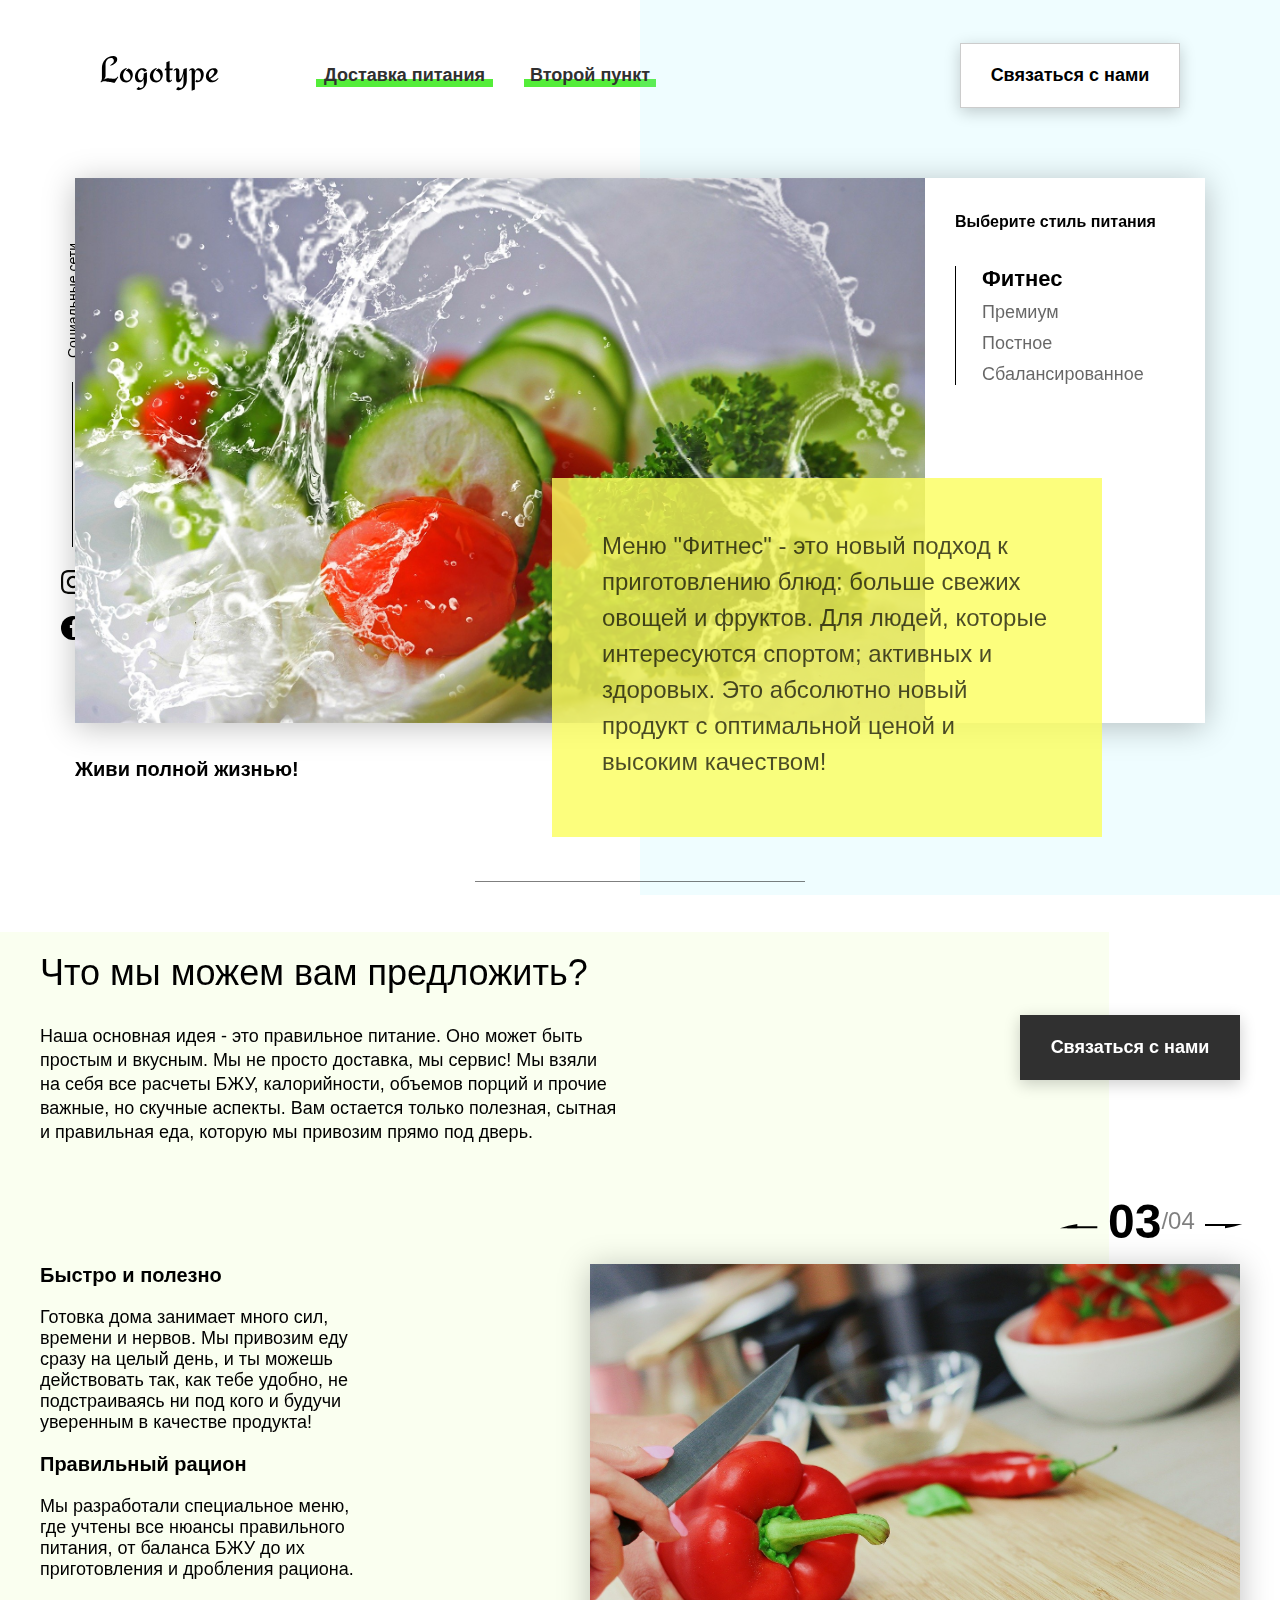
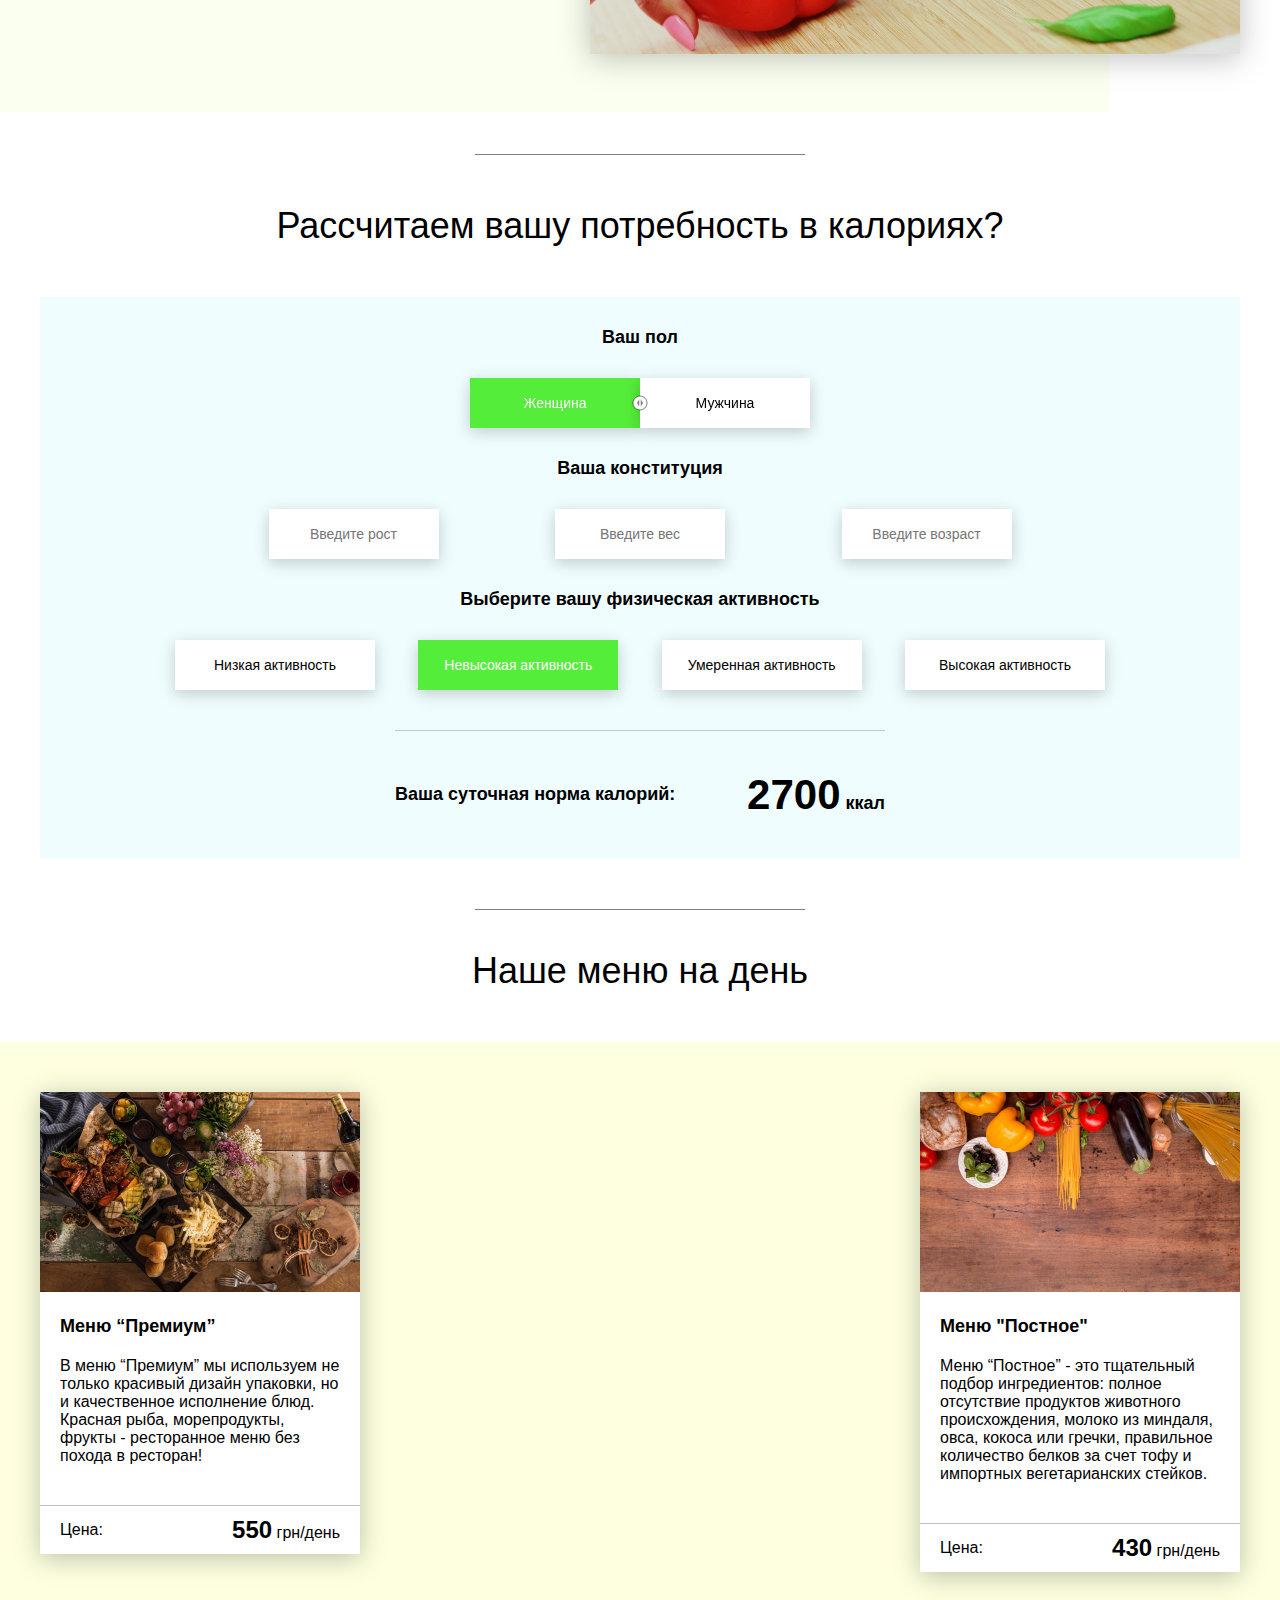
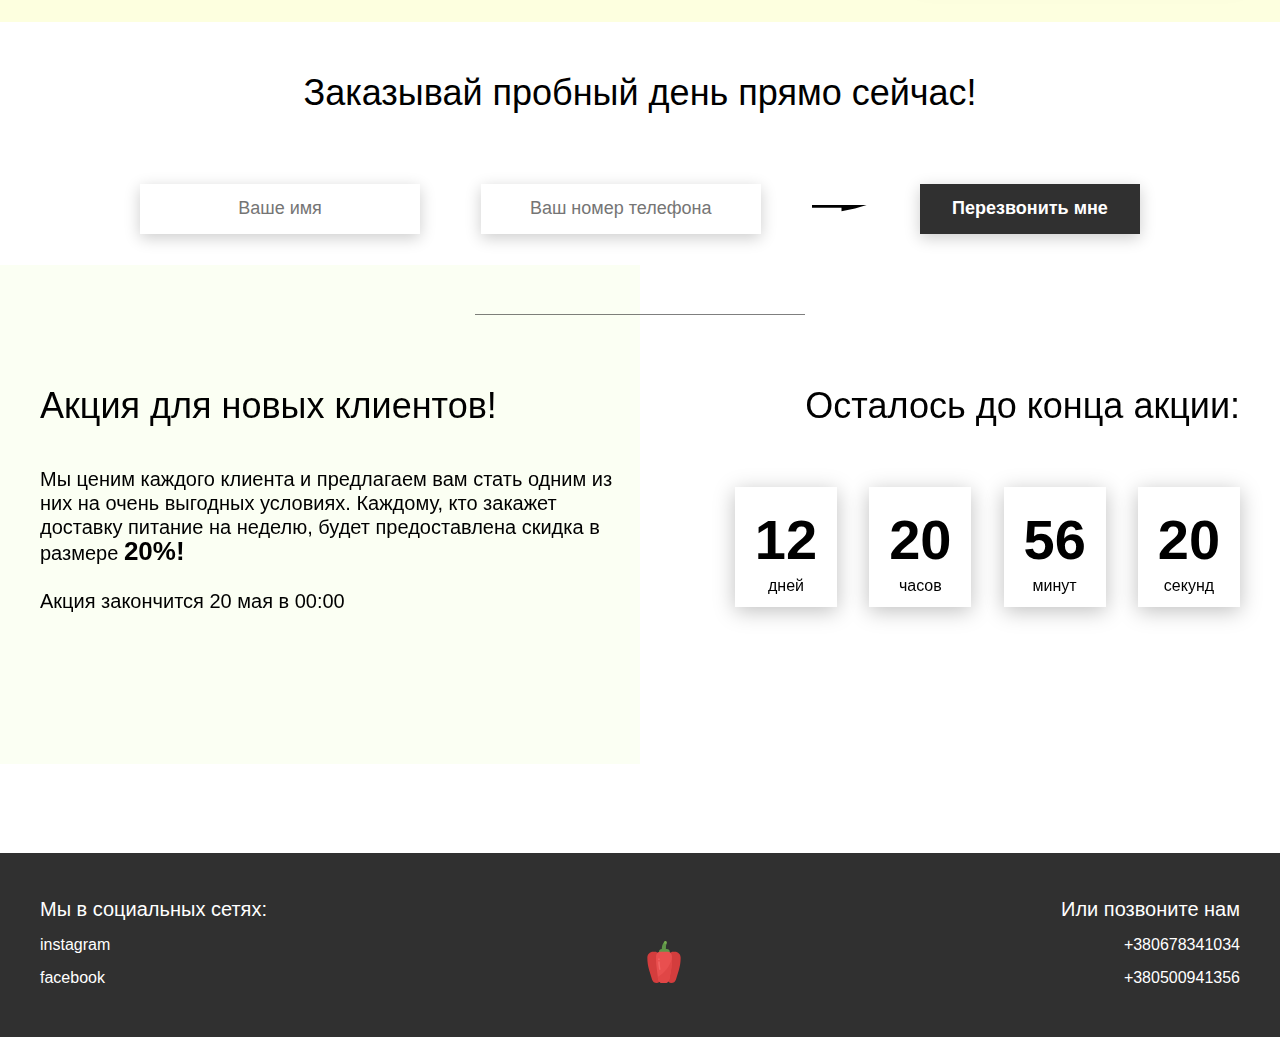
<file: dz3_islam_24_03/index.html>
<!DOCTYPE html>
<html lang="en">
<head>
	<meta charset="UTF-8">
	<meta name="viewport" content="width=device-width, initial-scale=1.0">
	<title>Food</title>
	<link rel="stylesheet" href="css/style.css">
</head>
<body>
<header class="header">
	<div class="header__left-block">
		<div class="header__logo">
			<img src="icons/logo.svg" alt="Логотип">
		</div>
		<nav class="header__links">
			<a href="#" class="header__link">Доставка питания</a>
			<a href="#" class="header__link">Второй пункт</a>
		</nav>
	</div>
	<div class="header__right-block">
		<button data-modal class="btn btn_white">Связаться с нами</button>
	</div>
</header>
<div class="sidepanel">
	<div class="sidepanel__text"><span>Социальные сети</span></div>
	<div class="sidepanel__divider"></div>
	<a href="#" class="sidepanel__icon">
		<img src="icons/instagram.svg" alt="instagram">
	</a>
	<a href="#" class="sidepanel__icon">
		<img src="icons/facebook.svg" alt="facebook">
	</a>
</div>

<div class="preview">
	<div class="bgc_blue"></div>
	<div class="container">
		<div class="tabcontainer">
			<div class="tabcontent">
				<img src="img/tabs/vegy.jpg" alt="vegy">
				<div class="tabcontent__descr">
					Меню "Фитнес" - это новый подход к приготовлению блюд: больше свежих овощей и фруктов. Для людей,
					которые интересуются спортом; активных и здоровых. Это абсолютно новый продукт с оптимальной ценой и
					высоким качеством!
				</div>
			</div>
			<div class="tabcontent">
				<img src="img/tabs/elite.jpg" alt="elite">
				<div class="tabcontent__descr">
					Меню “Премиум” - мы используем не только красивый дизайн упаковки, но и качественное исполнение
					блюд. Красная рыба, морепродукты, фрукты - ресторанное меню без похода в ресторан!
				</div>
			</div>
			<div class="tabcontent">
				<img src="img/tabs/post.jpg" alt="post">
				<div class="tabcontent__descr">
					Наше специальное “Постное меню” - это тщательный подбор ингредиентов: полное отсутствие продуктов
					животного происхождения. Полная гармония с собой и природой в каждом элементе! Все будет Ом!
				</div>
			</div>
			<div class="tabcontent">
				<img src="img/tabs/hamburger.jpg" alt="vegy">
				<div class="tabcontent__descr">
					Меню "Сбалансированное" - это соответствие вашего рациона всем научным рекомендациям. Мы тщательно
					просчитываем вашу потребность в к/б/ж/у и создаем лучшие блюда для вас.
				</div>
			</div>
			<div class="tabheader">
				<h3>Выберите стиль питания</h3>
				<div class="tabheader__items">
					<div class="tabheader__item tabheader__item_active">Фитнес</div>
					<div class="tabheader__item">Премиум</div>
					<div class="tabheader__item">Постное</div>
					<div class="tabheader__item">Сбалансированное</div>
				</div>
			</div>
		</div>
		<div class="preview__life">Живи полной жизнью!</div>
	</div>
</div>

<div class="divider"></div>

<div class="offer">
	<div class="bgc_y"></div>
	<div class="container">
		<div class="offer__text">
			<h2 class="title">Что мы можем вам предложить?</h2>
			<div class="offer__descr">
				Наша основная идея - это правильное питание. Оно может быть простым и вкусным. Мы не просто доставка, мы
				сервис! Мы взяли на себя все расчеты БЖУ, калорийности, объемов порций и прочие важные, но скучные
				аспекты. Вам остается только полезная, сытная и правильная еда, которую мы привозим прямо под дверь.
			</div>
		</div>
		<div class="offer__action">
			<button data-modal class="btn btn_dark">Связаться с нами</button>
		</div>
	</div>
	<div class="container">
		<div class="offer__advantages">
			<h2>Быстро и полезно</h2>
			<div class="offer__advantages-text">
				Готовка дома занимает много сил, времени и нервов. Мы привозим еду сразу на целый день, и ты можешь
				действовать так, как тебе удобно, не подстраиваясь ни под кого и будучи уверенным в качестве продукта!
			</div>
			<h2>Правильный рацион</h2>
			<div class="offer__advantages-text">
				Мы разработали специальное меню, где учтены все нюансы правильного питания, от баланса БЖУ до их
				приготовления и дробления рациона.
			</div>
		</div>
		<div class="offer__slider">
			<div class="offer__slider-counter">
				<div class="offer__slider-prev">
					<img src="icons/left.svg" alt="prev">
				</div>
				<span id="current">03</span>
				/
				<span id="total">04</span>
				<div class="offer__slider-next">
					<img src="icons/right.svg" alt="next">
				</div>
			</div>
			<div class="offer__slider-wrapper">
				<div class="offer__slide">
					<img src="img/slider/pepper.jpg" alt="pepper">
				</div>
				<!-- <div class="offer__slide">
					<img src="img/slider/food-12.jpg" alt="food">
				</div>
				<div class="offer__slide">
					<img src="img/slider/olive-oil.jpg" alt="oil">
				</div>
				<div class="offer__slide">
					<img src="img/slider/paprika.jpg" alt="paprika">
				</div> -->
			</div>
		</div>
	</div>
</div>

<div class="divider"></div>

<div class="calculating">
	<div class="container">
		<h2 class="title">Рассчитаем вашу потребность в калориях?
		</h2>
		<div class="calculating__field">
			<div class="calculating__subtitle">
				Ваш пол
			</div>
			<div class="calculating__choose" id="gender">
				<div class="calculating__choose-item calculating__choose-item_active">Женщина</div>
				<div class="calculating__choose-item">Мужчина</div>
			</div>

			<div class="calculating__subtitle">
				Ваша конституция
			</div>
			<div class="calculating__choose calculating__choose_medium">
				<input type="text" id="height" placeholder="Введите рост" class="calculating__choose-item">
				<input type="text" id="weight" placeholder="Введите вес" class="calculating__choose-item">
				<input type="text" id="age" placeholder="Введите возраст" class="calculating__choose-item">
			</div>

			<div class="calculating__subtitle">
				Выберите вашу физическая активность
			</div>
			<div class="calculating__choose calculating__choose_big">
				<div id="low" class="calculating__choose-item">Низкая активность</div>
				<div id="small" class="calculating__choose-item calculating__choose-item_active">Невысокая активность
				</div>
				<div id="medium" class="calculating__choose-item">Умеренная активность</div>
				<div id="high" class="calculating__choose-item">Высокая активность</div>
			</div>

			<div class="calculating__divider"></div>

			<div class="calculating__total">
				<div class="calculating__subtitle">
					Ваша суточная норма калорий:
				</div>
				<div class="calculating__result">
					<span>2700</span> ккал
				</div>
			</div>
		</div>
	</div>
</div>

<div class="divider"></div>

<div class="menu">
	<h2 class="title">Наше меню на день</h2>

	<div class="menu__field">
		<div id="cardWrapper" class="container">
			<div class="menu__item">
				<img src="img/tabs/elite.jpg" alt="elite">
				<h3 class="menu__item-subtitle">Меню “Премиум”</h3>
				<div class="menu__item-descr">В меню “Премиум” мы используем не только красивый дизайн упаковки, но и
					качественное исполнение блюд. Красная рыба, морепродукты, фрукты - ресторанное меню без похода в
					ресторан!
				</div>
				<div class="menu__item-divider"></div>
				<div class="menu__item-price">
					<div class="menu__item-cost">Цена:</div>
					<div class="menu__item-total"><span>550</span> грн/день</div>
				</div>
			</div>
			<div class="menu__item">
				<img src="img/tabs/post.jpg" alt="post">
				<h3 class="menu__item-subtitle">Меню "Постное"</h3>
				<div class="menu__item-descr">Меню “Постное” - это тщательный подбор ингредиентов: полное отсутствие
					продуктов животного происхождения, молоко из миндаля, овса, кокоса или гречки, правильное количество
					белков за счет тофу и импортных вегетарианских стейков.
				</div>
				<div class="menu__item-divider"></div>
				<div class="menu__item-price">
					<div class="menu__item-cost">Цена:</div>
					<div class="menu__item-total"><span>430</span> грн/день</div>
				</div>
			</div>
		</div>
	</div>
</div>

<div class="order">
	<div class="container">
		<div class="title">Заказывай пробный день прямо сейчас!</div>
		<form action="#" class="order__form">
			<input required placeholder="Ваше имя" name="name" type="text" class="order__input">
			<input required placeholder="Ваш номер телефона" name="phone" type="phone" class="order__input">
			<img src="icons/right.svg" alt="right">
			<button class="btn btn_dark btn_min">Перезвонить мне</button>
		</form>
	</div>
</div>

<div class="divider"></div>

<div class="promotion">
	<div class="bgc_y"></div>
	<div class="container">
		<div class="promotion__text">
			<div class="title">Акция для новых клиентов!</div>
			<div class="promotion__descr">
				Мы ценим каждого клиента и предлагаем вам стать одним из них на очень выгодных условиях.
				Каждому, кто закажет доставку питание на неделю, будет предоставлена скидка в размере <span>20%!</span>
				<br><br>
				Акция закончится 20 мая в 00:00
			</div>
		</div>
		<div class="promotion__timer">
			<div class="title">Осталось до конца акции:</div>
			<div class="timer">
				<div class="timer__block">
					<span id="days">12</span>
					дней
				</div>
				<div class="timer__block">
					<span id="hours">20</span>
					часов
				</div>
				<div class="timer__block">
					<span id="minutes">56</span>
					минут
				</div>
				<div class="timer__block">
					<span id="seconds">20</span>
					секунд
				</div>
			</div>
		</div>
	</div>
</div>

<footer class="footer">
	<div class="container">
		<div class="social">
			<div class="subtitle">Мы в социальных сетях:</div>
			<a href="#" class="link">instagram</a>
			<a href="#" class="link">facebook</a>
		</div>
		<div class="pepper">
			<img src="icons/veg.svg" alt="pepper">
		</div>
		<div class="call">
			<div class="subtitle">Или позвоните нам</div>
			<a href="#" class="link">+380678341034</a>
			<a href="#" class="link">+380500941356</a>
		</div>
	</div>
</footer>

<div class="modal">
	<div class="modal__dialog">
		<div class="modal__content">
			<form action="#">
				<div class="modal__close">&times;</div>
				<div class="modal__title">Мы свяжемся с вами как можно быстрее!</div>
				<input required placeholder="Ваше имя" name="name" type="text" class="modal__input">
				<input required placeholder="Ваш номер телефона" name="phone" type="phone" class="modal__input">
				<button class="btn btn_dark btn_min">Перезвонить мне</button>
			</form>
		</div>
	</div>
</div>
<script src="js/app.js"></script>
</body>
</html>
</file>
<file: dz3_islam_24_03/css/style.css>
* {
    box-sizing: border-box;
    margin: 0;
    padding: 0;
    font-family: Roboto, sans-serif;
}

a {
    text-decoration: none;
}

.btn {
    width: 220px;
    height: 65px;
    display: flex;
    justify-content: center;
    align-items: center;
    background-color: #fff;
    font-size: 18px;
    font-weight: 700;
    border: 1px solid rgba(0, 0, 0, 0.2);
    box-shadow: 0 4px 15px rgba(0, 0, 0, 0.2);
    cursor: pointer;
    transition: 0.3s all;
    outline: 0;
}

.btn_white {
    background-color: #fff;
}

.btn_dark {
    background-color: #303030;
    color: #fff;
    border: none;
}

.btn_min {
    height: 50px;
}

.btn:hover {
    box-shadow: 0 4px 30px rgba(0, 0, 0, 0.3);
}

.container {
    max-width: 1200px;
    margin: 0 auto;
}

.divider {
    width: 330px;
    height: 1px;
    margin: 0 auto;
    background-color: rgba(0, 0, 0, 0.5);
}

.title {
    font-size: 36px;
    font-weight: 400;
}

.header {
    display: flex;
    justify-content: space-between;
    align-items: center;
    height: 150px;
    padding: 0 100px;
}

.header__left-block {
    display: flex;
    justify-content: space-between;
    min-width: 550px;
}

.header__logo {
    max-width: 170px;
}

.header__logo img {
    width: 100%;
}

.header__links {
    display: flex;
    align-items: center;
}

.header__link {
    position: relative;
    margin-right: 45px;
    font-weight: 700;
    font-size: 18px;
    color: #303030;
}

.header__link:after {
    content: "";
    position: absolute;
    display: block;
    width: 110%;
    left: -5%;
    bottom: -1px;
    z-index: -1;
    height: 8px;
    background: #54ed39;
}

.header__link:last-child {
    margin-right: 0;
}

.sidepanel {
    position: fixed;
    left: 60px;
    top: 240px;
    height: 400px;
    width: 25px;
    display: flex;
    flex-direction: column;
    justify-content: space-between;
    align-items: center;
}

.sidepanel__text {
    width: 120px;
    height: 120px;
    font-size: 14px;
}

.sidepanel__text span {
    display: flex;
    transform: rotate(-90deg) translateX(-50px);
}

.sidepanel__divider {
    width: 1px;
    height: 165px;
    background-color: #000;
}

.sidepanel__icon {
    width: 24px;
    height: 24px;
}

.sidepanel__icon img {
    width: 100%;
}

.preview {
    padding: 28px 0 100px 0;
    position: relative;
}

.preview__life {
    font-weight: 700;
    font-size: 20px;
    margin-left: 35px;
    margin-top: 35px;
}

.bgc_blue {
    position: absolute;
    right: 0;
    top: -155px;
    width: 50vw;
    height: 900px;
    background: rgba(146, 242, 255, 0.15);
    z-index: -1;
}

.tabcontainer {
    display: flex;
    width: 1130px;
    margin: 0 auto;
    box-shadow: 0 4px 30px rgba(0, 0, 0, 0.25);
}

.tabcontent {
    width: 850px;
    position: relative;
}

.tabcontent img {
    width: 100%;
    height: 100%;
    object-fit: cover;
}

.tabcontent__descr {
    position: absolute;
    top: 300px;
    right: -177px;
    width: 550px;
    height: 359px;
    background: rgba(251, 254, 93, 0.8);
    padding: 50px;
    font-size: 24px;
    font-weight: 300;
    line-height: 36px;
    color: rgba(0, 0, 0, 0.7);
}

.tabheader {
    width: 280px;
    padding: 35px 30px;
    background-color: #fff;
}

.tabheader h3 {
    font-weight: 700;
    font-size: 16px;
}

.tabheader__items {
    margin-top: 35px;
    padding-left: 26px;
    border-left: 1px solid #000;
}

.tabheader__item {
    font-weight: 700;
    font-size: 18px;
    font-weight: 300;
    margin-top: 10px;
    color: rgba(0, 0, 0, 0.6);
    cursor: pointer;
    transition: 0.3s all;
}

.tabheader__item_active {
    color: #000;
    font-size: 22px;
    font-weight: 700;
}

.offer {
    padding: 70px 0 100px 0;
    position: relative;
}

.offer .container {
    display: flex;
    justify-content: space-between;
}

.offer .bgc_y {
    position: absolute;
    width: 1109px;
    height: 780px;
    background: rgba(243, 255, 222, 0.45);
    z-index: -1;
    top: 50px;
}

.offer__text {
    width: 580px;
}

.offer__descr {
    font-size: 18px;
    margin-top: 30px;
    font-weight: 300;
    line-height: 24px;
}

.offer__action {
    display: flex;
    align-items: center;
    justify-content: flex-end;
}

.offer__advantages {
    width: 330px;
    margin-top: 50px;
}

.offer__advantages h2 {
    font-weight: 700;
    font-size: 20px;
    margin-top: 20px;
}

.offer__advantages h2:first-child {
    margin-top: 70px;
}

.offer__advantages-text {
    margin-top: 20px;
    font-size: 18px;
    font-weight: 300;
    line-height: 21px;
}

.offer__slider {
    width: 650px;
    margin-top: 50px;
    display: flex;
    flex-direction: column;
    align-items: flex-end;
}

.offer__slider-counter {
    display: flex;
    width: 180px;
    align-items: center;
    font-size: 24px;
    color: rgba(0, 0, 0, 0.5);
}

.offer__slider-wrapper {
    width: 100%;
    margin-top: 15px;
    box-shadow: 0 4px 30px rgba(0, 0, 0, 0.25);
}

.offer__slider-prev {
    margin-right: 10px;
    cursor: pointer;
}

.offer__slider-next {
    margin-left: 10px;
    cursor: pointer;
}

.offer__slider #current {
    font-size: 48px;
    font-weight: 700;
    color: #000;
}

.offer__slide {
    width: 100%;
    height: 390px;
}

.offer__slide img {
    width: 100%;
    height: 100%;
    object-fit: cover;
}

.calculating {
    padding: 50px 0;
}

.calculating .title {
    text-align: center;
}

.calculating__field {
    width: 100%;
    margin-top: 50px;
    background: rgba(146, 242, 255, 0.15);
    padding: 30px 0 40px 0;
}

.calculating__subtitle {
    text-align: center;
    font-size: 18px;
    font-weight: 700;
    margin-top: 30px;
}

.calculating__subtitle:first-child {
    margin-top: 0;
}

.calculating #gender:after {
    content: "";
    position: absolute;
    top: 50%;
    transform: translateY(-50%);
    display: block;
    width: 16px;
    height: 16px;
    background: url(../icons/switch.svg) center center/cover no-repeat;
}

.calculating__choose {
    position: relative;
    display: flex;
    margin-top: 30px;
    justify-content: center;
}

.calculating__choose-item {
    display: flex;
    align-items: center;
    justify-content: center;
    width: 170px;
    height: 50px;
    padding: 0 10px;
    background: #fff;
    box-shadow: 0 4px 15px rgba(0, 0, 0, 0.2);
    border: none;
    text-align: center;
    font-size: 14px;
    cursor: pointer;
    outline: 0;
    transition: 0.3s all;
}

.calculating__choose-item_active {
    color: #fff;
    background-color: #54ed39;
}

.calculating__choose_medium {
    width: 743px;
    justify-content: space-between;
    margin: 30px auto 0 auto;
}

.calculating__choose_big {
    width: 930px;
    justify-content: space-between;
    margin: 30px auto 0 auto;
}

.calculating__choose_big .calculating__choose-item {
    width: 200px;
}

.calculating__divider {
    width: 490px;
    height: 1px;
    margin: 40px auto;
    background-color: rgba(0, 0, 0, 0.2);
}

.calculating__total {
    width: 490px;
    margin: 0 auto;
    display: flex;
    justify-content: space-between;
    align-items: center;
}

.calculating__result {
    font-size: 18px;
    font-weight: 700;
}

.calculating__result span {
    font-size: 42px;
}

.menu {
    padding: 40px 0 50px 0;
}

.menu .container {
    display: flex;
    justify-content: space-between;
    align-items: flex-start;
}

.menu .title {
    text-align: center;
}

.menu__field {
    margin-top: 50px;
    padding: 50px 0;
    width: 100%;
    background: rgba(249, 254, 126, 0.25);
}

.menu__item {
    width: 320px;
    min-height: 450px;
    background: #fff;
    box-shadow: 0 4px 25px rgba(0, 0, 0, 0.25);
    font-size: 16px;
    font-weight: 300;
}

.menu__item img {
    width: 100%;
    height: 200px;
    object-fit: cover;
}

.menu__item-subtitle {
    font-weight: 700;
    font-size: 18px;
    padding: 0 20px;
    margin-top: 20px;
}

.menu__item-descr {
    margin-top: 20px;
    padding: 0 20px;
}

.menu__item-divider {
    width: 100%;
    height: 1px;
    background-color: rgba(0, 0, 0, 0.25);
    margin-top: 40px;
}

.menu__item-price {
    display: flex;
    justify-content: space-between;
    align-items: center;
    padding: 10px 20px;
}

.menu__item-price span {
    font-size: 24px;
    font-weight: 700;
}

.order {
    padding-bottom: 80px;
}

.order .title {
    text-align: center;
}

.order__form {
    margin-top: 70px;
    padding: 0 100px;
    display: flex;
    justify-content: space-between;
    align-items: center;
}

.order__form img {
    transform: scale(1.5);
}

.order__input {
    width: 280px;
    height: 50px;
    background: #fff;
    box-shadow: 0 4px 15px rgba(0, 0, 0, 0.2);
    border: none;
    font-size: 18px;
    text-align: center;
    padding: 0 20px;
    outline: 0;
}

.promotion {
    padding: 70px 0 240px 0;
    position: relative;
}

.promotion .container {
    display: flex;
}

.promotion .bgc_y {
    position: absolute;
    width: 50%;
    height: 499px;
    background: rgba(243, 255, 222, 0.35);
    z-index: -1;
    top: -50px;
    left: 0;
}

.promotion__text {
    width: 50%;
}

.promotion__descr {
    margin-top: 40px;
    font-size: 20px;
    line-height: 24px;
    font-weight: 300;
}

.promotion__descr span {
    font-weight: 700;
    font-size: 26px;
}

.promotion__timer {
    width: 50%;
}

.promotion__timer .title {
    text-align: right;
}

.promotion__timer .timer {
    margin-top: 60px;
    padding-left: 95px;
    display: flex;
    justify-content: space-between;
    align-items: center;
}

.promotion__timer .timer__block {
    width: 102px;
    height: 120px;
    background: #fff;
    box-shadow: 0 4px 20px rgba(0, 0, 0, 0.25);
    font-size: 16px;
    font-weight: 300;
    text-align: center;
}

.promotion__timer .timer__block span {
    display: block;
    margin-top: 20px;
    margin-bottom: 5px;
    font-size: 56px;
    font-weight: 700;
}

.footer {
    min-height: 180px;
    background-color: #303030;
    padding: 45px 0 50px 0;
    color: #fff;
}

.footer .container {
    height: 100%;
    display: flex;
    justify-content: space-between;
    align-items: flex-end;
}

.footer .subtitle {
    font-size: 20px;
}

.footer .link {
    display: block;
    margin-top: 15px;
    font-size: 16px;
    color: #fff;
}

.footer .call {
    text-align: right;
}

.modal {
    position: fixed;
    top: 0;
    left: 0;
    z-index: 1050;
    display: none;
    width: 100%;
    height: 100%;
    overflow: hidden;
    background-color: rgba(0, 0, 0, 0.5);
}

.modal__dialog {
    max-width: 500px;
    margin: 40px auto;
}

.modal__content {
    position: relative;
    width: 100%;
    padding: 40px;
    background-color: #fff;
    border: 1px solid rgba(0, 0, 0, 0.2);
    border-radius: 4px;
    max-height: 80vh;
    overflow-y: auto;
}

.modal__close {
    position: absolute;
    top: 8px;
    right: 14px;
    font-size: 30px;
    color: #000;
    opacity: 0.5;
    font-weight: 700;
    border: none;
    background-color: transparent;
    cursor: pointer;
}

.modal__title {
    text-align: center;
    font-size: 22px;
    text-transform: uppercase;
}

.modal__input {
    display: block;
    margin: 20px auto 20px auto;
    width: 280px;
    height: 50px;
    background: #fff;
    box-shadow: 0 4px 15px rgba(0, 0, 0, 0.2);
    border: none;
    font-size: 18px;
    text-align: center;
    padding: 0 20px;
    outline: 0;
}

.modal .btn {
    display: block;
    width: 280px;
    margin: 0 auto;
}
.hide {
    display: none;
}
.show {
    display: block;
}
.fade {
    animation: fade 1.7s linear;
}

@keyframes fade {
    0% {
        opacity: .1;
    }
    100% {
        opacity: 1;
    }
}
</file>
